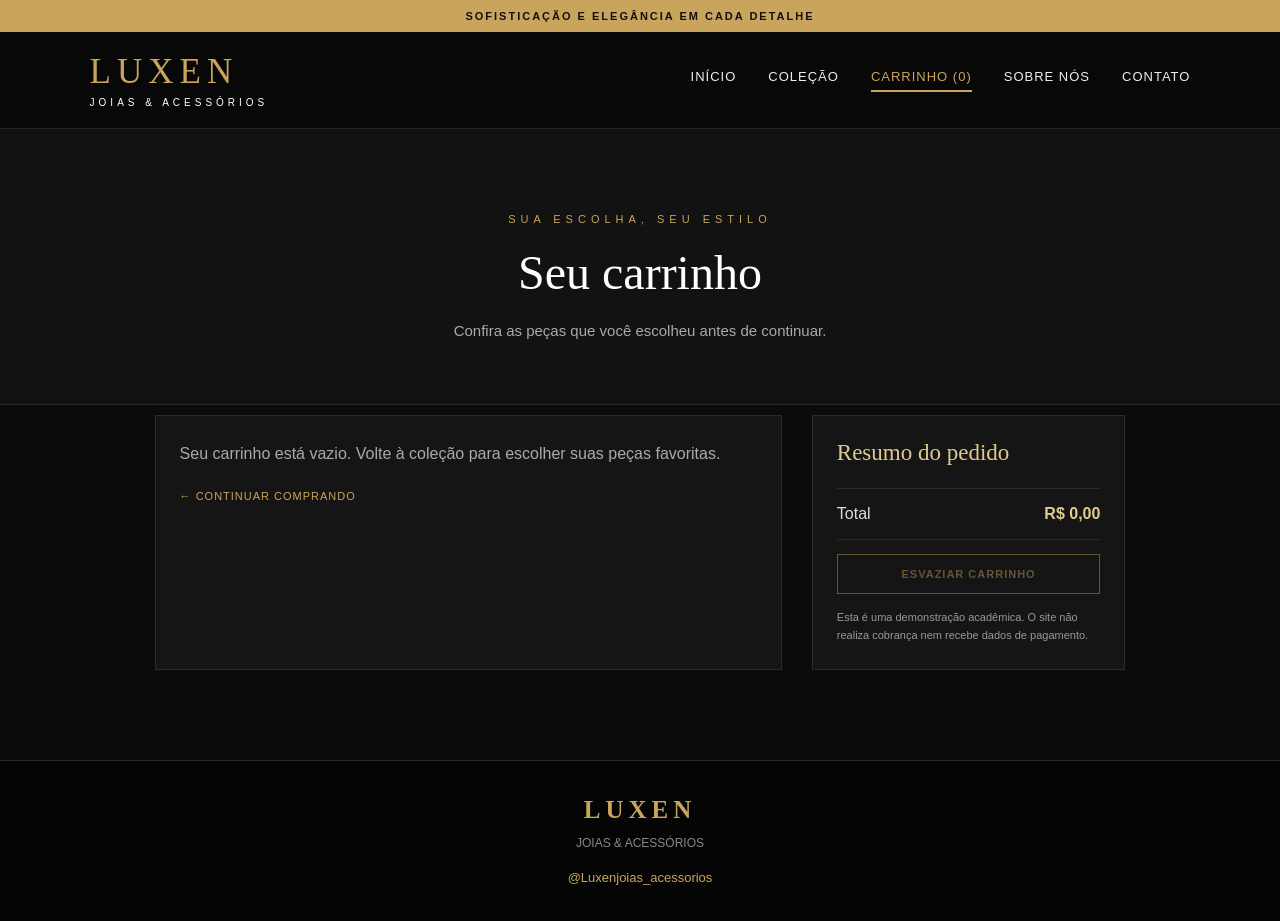
<file: carrinho.html>
<!DOCTYPE html>
<html lang="pt-br">
<head>
    <meta charset="UTF-8">
    <meta name="viewport" content="width=device-width, initial-scale=1.0">
    <title>Carrinho | Luxen</title>
    <link rel="stylesheet" href="luxen.css">
    <link rel="stylesheet" href="paginas.css">
    <link rel="stylesheet" href="carrinho.css">
</head>
<body>
    <div class="topo">SOFISTICAÇÃO E ELEGÂNCIA EM CADA DETALHE</div>
    <header>
        <a class="logo" href="index.html">LUXEN<span>JOIAS & ACESSÓRIOS</span></a>
        <nav>
            <a href="index.html">INÍCIO</a>
            <a href="colecao.html">COLEÇÃO</a>
            <a href="carrinho.html" aria-current="page">CARRINHO <span id="contagemCarrinho" aria-live="polite">(0)</span></a>
            <a href="sobre.html">SOBRE NÓS</a>
            <a href="contato.html">CONTATO</a>
        </nav>
    </header>

    <main>
        <section class="cabecalho-pagina">
            <small>SUA ESCOLHA, SEU ESTILO</small>
            <h1>Seu carrinho</h1>
            <p>Confira as peças que você escolheu antes de continuar.</p>
        </section>
        <section class="carrinho-pagina">
            <div class="carrinho-lista">
                <div id="itensCarrinho" aria-live="polite"></div>
                <a class="continuar-comprando" href="colecao.html">← CONTINUAR COMPRANDO</a>
            </div>
            <aside class="resumo-compra">
                <h2>Resumo do pedido</h2>
                <p class="linha-total"><span>Total</span><strong id="totalCarrinho">R$ 0,00</strong></p>
                <button id="limparCarrinho" class="limpar-carrinho" type="button" disabled>ESVAZIAR CARRINHO</button>
                <p class="aviso-carrinho">Esta é uma demonstração acadêmica. O site não realiza cobrança nem recebe dados de pagamento.</p>
            </aside>
        </section>
    </main>

    <footer>
        <h2>LUXEN</h2>
        <p>JOIAS & ACESSÓRIOS</p>
        <div class="redes"><a href="https://instagram.com/" target="_blank" rel="noopener noreferrer">@Luxenjoias_acessorios</a></div>
    </footer>
    <script src="menu.js"></script>
    <script src="carrinho.js"></script>
</body>
</html>
</file>
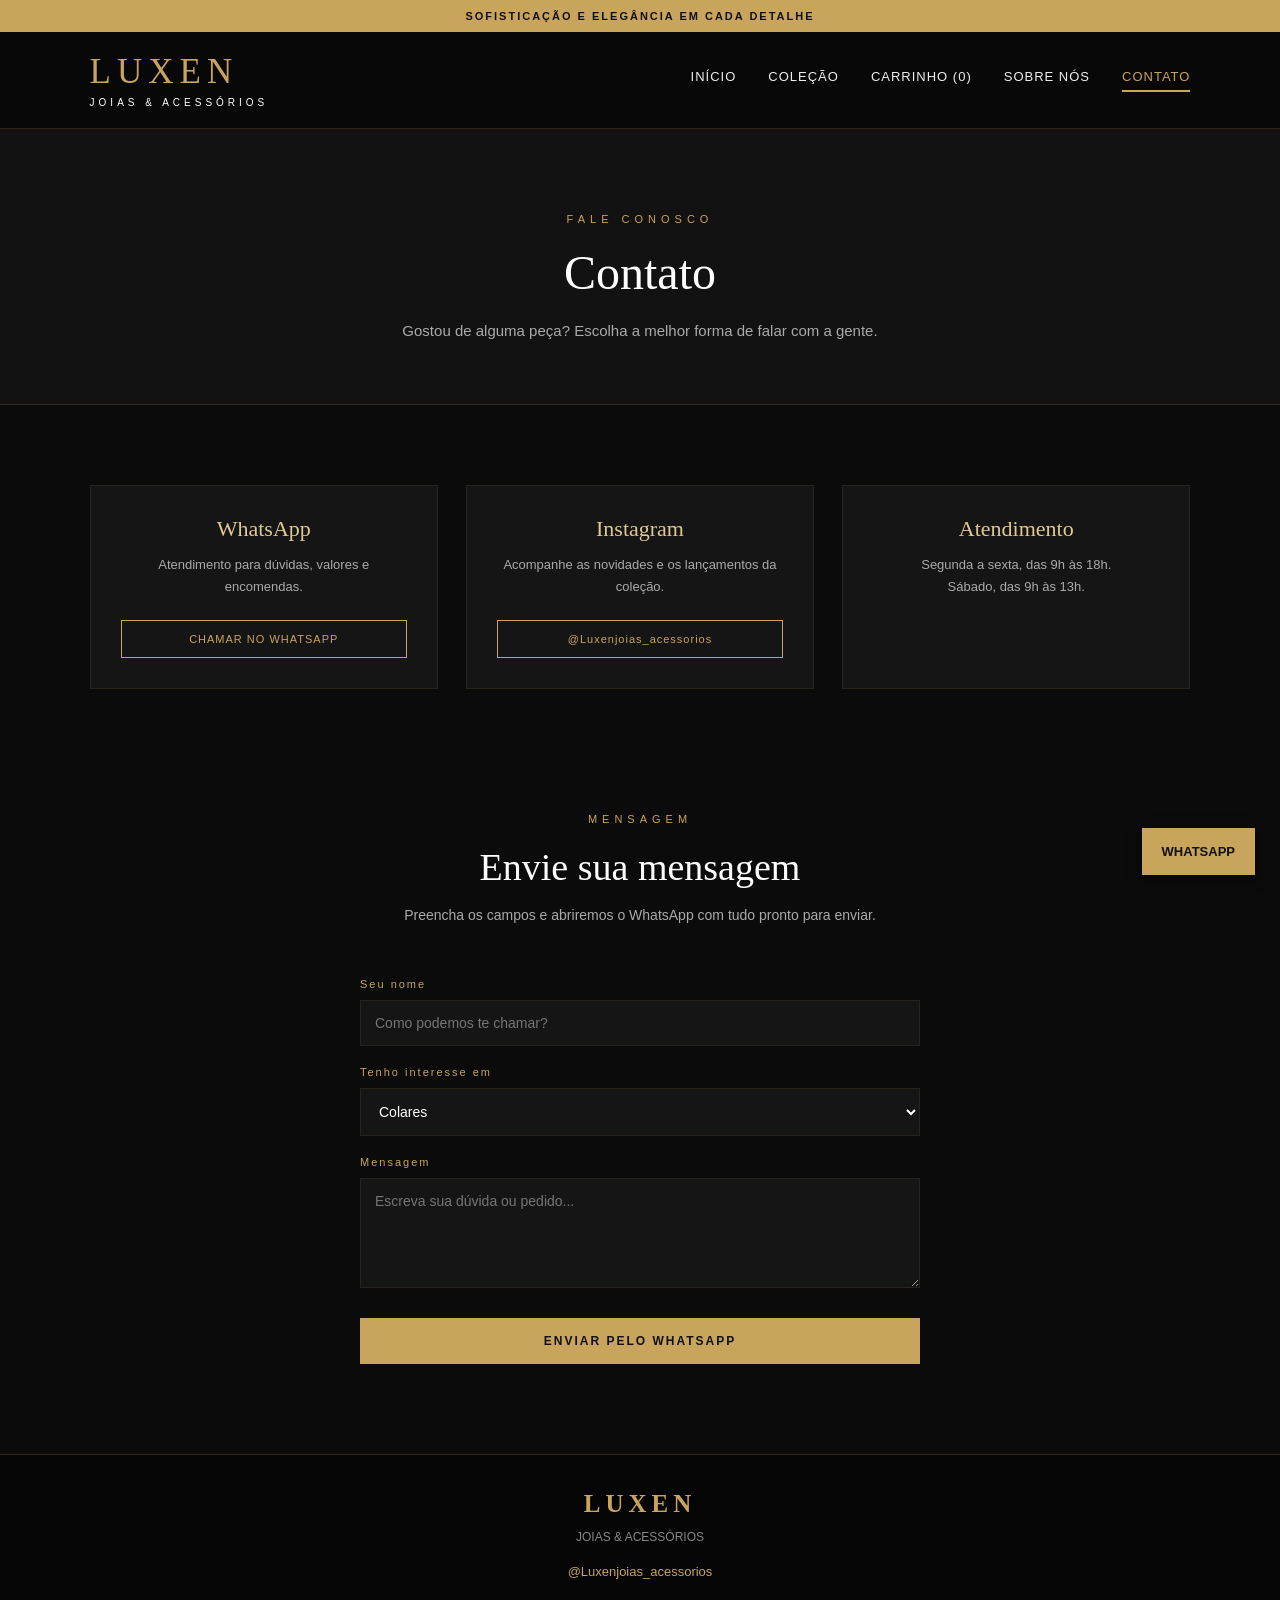
<file: contato.html>
<!DOCTYPE html>
<html lang="pt-br">
<head>
    <meta charset="UTF-8">
    <meta name="viewport" content="width=device-width, initial-scale=1.0">
    <title>Contato | Luxen</title>
    <link rel="stylesheet" href="luxen.css">
    <link rel="stylesheet" href="paginas.css">
</head>
<body>
    <div class="topo">SOFISTICAÇÃO E ELEGÂNCIA EM CADA DETALHE</div>
    <header>
        <a class="logo" href="index.html">LUXEN<span>JOIAS & ACESSÓRIOS</span></a>
        <nav>
            <a href="index.html">INÍCIO</a>
            <a href="colecao.html">COLEÇÃO</a>
            <a href="carrinho.html">CARRINHO <span id="contagemCarrinho" aria-live="polite">(0)</span></a>
            <a href="sobre.html">SOBRE NÓS</a>
            <a href="contato.html" aria-current="page">CONTATO</a>
        </nav>
    </header>
    <main>
        <section class="cabecalho-pagina">
            <small>FALE CONOSCO</small>
            <h1>Contato</h1>
            <p>Gostou de alguma peça? Escolha a melhor forma de falar com a gente.</p>
        </section>
        <section class="contato-grade">
            <div class="contato-card">
                <h3>WhatsApp</h3>
                <p>Atendimento para dúvidas, valores e encomendas.</p>
                <a class="consultar" href="https://wa.me/5581999999999" target="_blank" rel="noopener noreferrer">CHAMAR NO WHATSAPP</a>
            </div>
            <div class="contato-card">
                <h3>Instagram</h3>
                <p>Acompanhe as novidades e os lançamentos da coleção.</p>
                <a class="consultar" href="https://instagram.com/" target="_blank" rel="noopener noreferrer">@Luxenjoias_acessorios</a>
            </div>
            <div class="contato-card">
                <h3>Atendimento</h3>
                <p>Segunda a sexta, das 9h às 18h.<br>Sábado, das 9h às 13h.</p>
            </div>
        </section>
        <section class="contato-form-area">
            <div class="titulo-secao">
                <small>MENSAGEM</small>
                <h2>Envie sua mensagem</h2>
                <p>Preencha os campos e abriremos o WhatsApp com tudo pronto para enviar.</p>
            </div>
            <form id="formContato" class="formulario">
                <label for="nome">Seu nome</label>
                <input type="text" id="nome" required placeholder="Como podemos te chamar?">
                <label for="interesse">Tenho interesse em</label>
                <select id="interesse">
                    <option>Colares</option><option>Anéis</option><option>Pulseiras</option>
                    <option>Cintos</option><option>Tiaras</option><option>Braceletes</option>
                    <option>Brincos</option><option>Presilhas</option><option>Lenços</option>
                    <option>Echarpes</option><option>Outro assunto</option>
                </select>
                <label for="mensagem">Mensagem</label>
                <textarea id="mensagem" rows="5" placeholder="Escreva sua dúvida ou pedido..."></textarea>
                <button type="submit" class="botao">ENVIAR PELO WHATSAPP</button>
            </form>
        </section>
    </main>
    <footer>
        <h2>LUXEN</h2>
        <p>JOIAS & ACESSÓRIOS</p>
        <div class="redes"><a href="https://instagram.com/" target="_blank" rel="noopener noreferrer">@Luxenjoias_acessorios</a></div>
    </footer>
    <a class="whatsapp" href="https://wa.me/5581999999999" target="_blank" rel="noopener noreferrer">WHATSAPP</a>
    <script src="menu.js"></script>
    <script src="carrinho.js"></script>
</body>
</html>
</file>
<file: luxen.css>
* { /*seletor universal*/
    margin: 0;
    padding: 0;
    box-sizing: border-box;}
body { /*corpo do site*/
    background: #0b0b0b;
    color: #ffffff;
    font-family: Arial, sans-serif;}
:root { /*variaveis do css*/
    --preto: #010101;
    --preto-claro: #151515;
    --dourado: #c9a45c;
    --dourado-claro: #e2c98f;
    --branco: #ffffff;
    --cinza: #aaaaaa;}
html {scroll-behavior: smooth;}
.topo { /* Barra de Cima */
    background: var(--dourado);
    color: #111;
    text-align: center;
    padding: 10px;
    font-size: 11px;
    letter-spacing: 2px;
    font-weight: bold;}
/* CABEÇALHO */
header {
    background: #080808;
    min-height: 90px;
    padding: 20px 7%;
    display: flex;
    justify-content: space-between;
    align-items: center;
    border-bottom: 1px solid #29231a;}
.logo {
    color: var(--dourado);
    font-family: Georgia, serif;
    font-size: 35px;
    letter-spacing: 6px;}
.logo span {
    display: block;
    color: #ffffff;
    font-family: Arial, sans-serif;
    font-size: 10px;
    letter-spacing: 4px;
    text-align: center;
    margin-top: 5px;}
nav {
    display: flex;
    gap: 32px;}
nav a {
    text-decoration: none;
    color: #eeeeee;
    font-size: 13px;
    letter-spacing: 1px;
    transition: 0.3s;}
nav a:hover {
    color: var(--dourado);}
/* Banner principal */
.banner {
    min-height: 540px;
    background:
        linear-gradient( 90deg,
            rgba(0,0,0,0.95),
            rgba(0,0,0,0.72),
            rgba(0,0,0,0.15)),
    url("https://images.unsplash.com/photo-1611652022419-a9419f74343d?auto=format&fit=crop&w=1800&q=85");
    background-size: cover;
    background-position: center;
    display: flex;
    align-items: center;
    padding: 70px 10%;}
.banner-conteudo { max-width: 560px;}
.banner small {
    color: var(--dourado);
    letter-spacing: 5px;
    font-size: 12px;}
.banner h1 {
    font-family: Georgia, serif;
    font-size: 58px;
    font-weight: normal;
    line-height: 1.15;
    margin: 25px 0;}
.banner h1 span {
    color: var(--dourado);
    font-style: italic;}
.banner p {
    color: #d0d0d0;
    font-size: 16px;
    line-height: 1.8;
    margin-bottom: 35px;}
.botao {
    display: inline-block;
    background: var(--dourado);
    color: #111;
    padding: 16px 32px;
    text-decoration: none;
    font-size: 12px;
    font-weight: bold;
    letter-spacing: 2px;
    transition: 0.3s;}
.botao:hover {
    background: var(--dourado-claro);
    transform: translateY(-3px);}
.beneficios {
    display: grid;
    grid-template-columns: repeat(3, 1fr);
    padding: 30px 7%;
    background: #121212;
    border-bottom: 1px solid #30291d;}
.beneficio {
    text-align: center;
    padding: 12px;
    border-right: 1px solid #3a3020;}
.beneficio:last-child {border: none;}
.beneficio h3 {
    color: var(--dourado);
    font-family: Georgia, serif;
    font-size: 18px;
    margin-bottom: 8px;}
.beneficio p {
    color: var(--cinza);
    font-size: 12px;}
.titulo-secao {
    text-align: center;
    padding: 80px 20px 45px;}
.titulo-secao small {
    color: var(--dourado);
    letter-spacing: 5px;
    font-size: 11px;}
.titulo-secao h2 {
    font-family: Georgia, serif;
    font-size: 38px;
    font-weight: normal;
    margin: 18px 0;}
.titulo-secao p {
    color: var(--cinza);
    font-size: 14px;}
.colecao { /* "nossa coleção"*/
    padding: 0 7% 90px;}
.grade-produtos {
    display: grid;
    grid-template-columns: repeat(4, 1fr);
    gap: 28px;}
.produto {
    background: #151515;
    border: 1px solid #29251e;
    overflow: hidden;
    transition: 0.3s;}
.produto:hover {
    transform: translateY(-6px);
    border-color: var(--dourado);}
.produto img {
    width: 100%;
    height: 235px;
    object-fit: cover;
    display: block;
    transition: 0.5s;}
.produto:hover img {transform: scale(1.04);}
.produto-info {padding: 20px;}
.produto:hover .linha-dourada {width: 100%;}
.produto h3 {
    font-family: Georgia, serif;
    color: var(--dourado-claro);
    font-size: 22px;
    font-weight: normal;
    margin-bottom: 10px;}
.produto p {
    color: #aaa;
    font-size: 12px;
    line-height: 1.6;
    min-height: 38px;}
.preco {
    display: block;
    color: #ffffff;
    font-size: 17px;
    margin: 17px 0;}
.consultar {
    display: block;
    text-align: center;
    text-decoration: none;
    border: 1px solid var(--dourado);
    color: var(--dourado);
    padding: 12px;
    font-size: 11px;
    letter-spacing: 1px;
    transition: 0.3s;}
.consultar:hover {
    background: var(--dourado);
    color: #111;}
/* Sobre a loja luxen*/
.sobre {
    background: #141414;
    padding: 85px 10%;
    display: grid;
    grid-template-columns: 1fr 1fr;
    align-items: center;
    gap: 60px;}
.sobre img {
    width: 100%;
    height: 400px;
    object-fit: cover;}
.sobre small {
    color: var(--dourado);
    letter-spacing: 4px;
    font-size: 11px;}
.sobre h2 {
    font-family: Georgia, serif;
    font-size: 40px;
    font-weight: normal;
    margin: 20px 0;
    line-height: 1.2;}
.sobre h2 span {
    color: var(--dourado);
    font-style: italic;}
.sobre p {
    color: #aaa;
    font-size: 14px;
    line-height: 1.9;
    margin-bottom: 25px;}
/* entrar em contato pelo zap */
.chamada {
    text-align: center;
    padding: 85px 20px;
    background: #0b0b0b;}
.chamada h2 {
    font-family: Georgia, serif;
    font-size: 36px;
    font-weight: normal;
    margin-bottom: 18px;}
.chamada h2 span {
    color: var(--dourado);}
.chamada p {
    color: var(--cinza);
    margin-bottom: 30px;
    line-height: 1.7;}
/* Rodapé do site */
footer {
    background: #050505;
    border-top: 1px solid #30291d;
    padding: 35px 7%;
    text-align: center;}
footer h2 {
    color: var(--dourado);
    font-family: Georgia, serif;
    letter-spacing: 5px;
    font-size: 25px;}
footer p {
    color: #888;
    font-size: 12px;
    margin-top: 12px;}
.redes {margin-top: 18px;}
.redes a {
    color: var(--dourado);
    text-decoration: none;
    font-size: 13px;}
/* zap de alguem */
.whatsapp {
    position: fixed;
    right: 25px;
    bottom: 25px;
    background: #c9a45c;
    color: #111;
    padding: 16px 20px;
    text-decoration: none;
    font-weight: bold;
    font-size: 13px;
    z-index: 100;
    box-shadow: 0 4px 15px #00000070;}
.whatsapp:hover {background: #e2c98f;}
/* Responsividade do site (adaptação para diferentes tamanhos) */
@media (max-width: 1000px) { /*notebooks e tablets*/
    .grade-produtos {
        grid-template-columns: repeat(3, 1fr);}}
@media (max-width: 750px) {  /*tablets menores e celulares*/
    header {
        flex-direction: column;
        gap: 25px; }
    nav {
        gap: 15px;
        flex-wrap: wrap;
        justify-content: center;}
    .banner {
        min-height: 480px;
        padding: 50px 7%;}
    .banner h1 {
        font-size: 42px;}
    .grade-produtos {
        grid-template-columns: repeat(2, 1fr);
        gap: 15px;}
    .produto img {
        height: 180px;}
    .sobre {
        grid-template-columns: 1fr;
        gap: 30px;}
    .sobre img {
        height: 300px;}}
@media (max-width: 450px) { /*principalmente pra ceclulares*/
    .grade-produtos {
        grid-template-columns: 1fr;}
    .produto img {
        height: 250px;}
    .beneficios {
        grid-template-columns: 1fr;}
    .beneficio {
        border-right: none;
        border-bottom: 1px solid #3a3020;}
    .banner h1 {
        font-size: 35px;}
    .titulo-secao h2 {
        font-size: 30px;}
    .sobre h2 {
        font-size: 33px;}}
</file>
<file: paginas.css>
/* Estilos extras das páginas auxiliares - carregar depois do luxen.css */
header {position: sticky; top: 0; z-index: 200; transition: box-shadow 0.3s;}
header.rolagem {box-shadow: 0 4px 18px rgba(0,0,0,0.6);}
a.logo {text-decoration: none; display: block;}
nav a {padding-bottom: 6px; border-bottom: 2px solid transparent;}
nav a.ativo {color: var(--dourado); border-bottom-color: var(--dourado);}

/* Botão hambúrguer (criado pelo menu.js) */
.menu-toggle {display: none; flex-direction: column; gap: 5px; background: none;
    border: 1px solid var(--dourado); padding: 10px; cursor: pointer;}
.menu-toggle span {display: block; width: 22px; height: 2px; background: var(--dourado); transition: 0.3s;}
.menu-toggle.ativo span:nth-child(1) {transform: translateY(7px) rotate(45deg);}
.menu-toggle.ativo span:nth-child(2) {opacity: 0;}
.menu-toggle.ativo span:nth-child(3) {transform: translateY(-7px) rotate(-45deg);}
.menu-toggle:focus-visible, nav a:focus-visible, .botao:focus-visible {outline: 2px solid var(--dourado-claro); outline-offset: 3px;}

/* Cabeçalho das páginas internas */
.cabecalho-pagina {text-align: center; padding: 80px 20px 60px; background: #121212; border-bottom: 1px solid #30291d;}
.cabecalho-pagina small {color: var(--dourado); letter-spacing: 5px; font-size: 11px;}
.cabecalho-pagina h1 {font-family: Georgia, serif; font-size: 48px; font-weight: normal; margin: 18px 0;}
.cabecalho-pagina p {color: var(--cinza); font-size: 15px; max-width: 520px; margin: 0 auto; line-height: 1.7;}
.colecao {padding-top: 30px;}

/* Contato */
.contato-grade {display: grid; grid-template-columns: repeat(3, 1fr); gap: 28px; padding: 80px 7% 40px;}
.contato-card {background: var(--preto-claro); border: 1px solid #29251e; padding: 30px; text-align: center; transition: 0.3s;}
.contato-card:hover {border-color: var(--dourado);}
.contato-card h3 {font-family: Georgia, serif; color: var(--dourado-claro); font-size: 22px; font-weight: normal; margin-bottom: 12px;}
.contato-card p {color: #aaa; font-size: 13px; line-height: 1.7; margin-bottom: 22px;}
.contato-form-area {padding-bottom: 90px;}
.formulario {max-width: 600px; margin: 0 auto; padding: 0 20px; display: flex; flex-direction: column; gap: 10px;}
.formulario label {color: var(--dourado); font-size: 11px; letter-spacing: 2px; margin-top: 10px;}
.formulario input, .formulario select, .formulario textarea {background: var(--preto-claro); border: 1px solid #29251e;
    color: #fff; padding: 14px; font-size: 14px; font-family: Arial, sans-serif; outline: none; transition: 0.3s;}
.formulario input:focus, .formulario select:focus, .formulario textarea:focus {border-color: var(--dourado);}
.formulario .botao {margin-top: 20px; border: none; cursor: pointer;}

@media (max-width: 1000px) {.contato-grade {grid-template-columns: 1fr;}}
@media (max-width: 750px) {
    header {flex-direction: row; flex-wrap: wrap; gap: 0; min-height: auto; padding: 15px 7%; justify-content: space-between;}
    .menu-toggle {display: flex;}
    nav {display: none; width: 100%; flex-direction: column; gap: 0; margin-top: 15px;}
    nav.aberto {display: flex;}
    nav a {padding: 14px 0; text-align: center; border-top: 1px solid #29231a; border-bottom: none;}
    nav a.ativo {background: #151515;}
    .cabecalho-pagina h1 {font-size: 36px;}
}
@media (prefers-reduced-motion: reduce) {* {transition: none !important; scroll-behavior: auto !important;}}

/* Início e coleção */
.ver-tudo {text-align: center; margin-top: 45px;}
.busca {max-width: 650px; margin: 0 auto 45px; padding: 0 15px; text-align: center;}
.busca input {width: 100%; padding: 15px 22px; background: var(--preto-claro); border: 1px solid var(--dourado);
    border-radius: 30px; color: #fff; font-size: 15px; outline: none;}
.busca input:focus {border-color: var(--dourado-claro);}
.filtros {display: flex; flex-wrap: wrap; justify-content: center; gap: 10px; margin-top: 20px;}
.filtros button {padding: 9px 16px; background: transparent; border: 1px solid var(--dourado); color: var(--dourado);
    border-radius: 20px; font-size: 12px; cursor: pointer; transition: 0.3s;}
.filtros button:hover, .filtros button.ativo {background: var(--dourado); color: #111;}
.sem-resultado {color: var(--cinza); margin-top: 22px; font-size: 14px;}
</file>
<file: carrinho.css>
/* Carrinho de compras - identidade visual Luxen */
.carrinho-pagina {
    display: grid;
    grid-template-columns: minmax(0, 1.6fr) minmax(260px, 0.8fr);
    gap: 30px;
    max-width: 1150px;
    margin: 0 auto;
    padding: 10px 7% 90px;
}
.carrinho-lista, .resumo-compra {
    border: 1px solid #30291d;
    background: #151515;
    padding: 24px;
}
.carrinho-vazio {
    color: var(--cinza);
    line-height: 1.8;
}
.item-carrinho {
    display: grid;
    grid-template-columns: 82px minmax(0, 1fr) auto;
    gap: 16px;
    align-items: center;
    padding: 16px 0;
    border-bottom: 1px solid #30291d;
}
.item-carrinho:first-child { padding-top: 0; }
.item-carrinho:last-child { border-bottom: 0; }
.item-carrinho img {
    width: 82px;
    height: 82px;
    object-fit: cover;
    background: #222;
}
.detalhes-carrinho h3 {
    color: var(--dourado-claro);
    font-family: Georgia, serif;
    font-size: 19px;
    font-weight: normal;
    margin-bottom: 7px;
}
.detalhes-carrinho p {
    color: #aaa;
    font-size: 12px;
    margin-bottom: 10px;
}
.controles-quantidade {
    display: flex;
    align-items: center;
    gap: 12px;
}
.controles-quantidade button {
    width: 30px;
    height: 30px;
    border: 1px solid var(--dourado);
    background: transparent;
    color: var(--dourado);
    font-size: 18px;
    cursor: pointer;
}
.controles-quantidade button:hover {
    background: var(--dourado);
    color: #111;
}
.subtotal-item {
    color: #fff;
    white-space: nowrap;
    font-size: 14px;
}
.resumo-compra h2 {
    color: var(--dourado-claro);
    font-family: Georgia, serif;
    font-size: 23px;
    font-weight: normal;
    margin-bottom: 22px;
}
.linha-total {
    display: flex;
    justify-content: space-between;
    gap: 15px;
    padding: 16px 0;
    border-top: 1px solid #30291d;
    border-bottom: 1px solid #30291d;
    color: #ddd;
}
.linha-total strong { color: var(--dourado-claro); }
.continuar-comprando {
    display: inline-block;
    margin-top: 22px;
    color: var(--dourado);
    font-size: 11px;
    letter-spacing: 1px;
    text-decoration: none;
}
.limpar-carrinho, .adicionar-carrinho {
    width: 100%;
    margin-top: 14px;
    padding: 13px 12px;
    border: 1px solid var(--dourado);
    background: transparent;
    color: var(--dourado);
    font-size: 11px;
    font-weight: bold;
    letter-spacing: 1px;
    cursor: pointer;
    transition: .3s;
}
.adicionar-carrinho { margin: 0 0 10px; }
.limpar-carrinho:hover:not(:disabled), .adicionar-carrinho:hover {
    background: var(--dourado);
    color: #111;
}
.limpar-carrinho:disabled { opacity: .45; cursor: not-allowed; }
.aviso-carrinho {
    margin-top: 14px;
    color: #999;
    font-size: 11px;
    line-height: 1.7;
}
@media (max-width: 750px) {
    .carrinho-pagina { grid-template-columns: 1fr; }
}
@media (max-width: 450px) {
    .item-carrinho { grid-template-columns: 60px minmax(0, 1fr); }
    .item-carrinho img { width: 60px; height: 60px; }
    .subtotal-item { grid-column: 2; }
    .carrinho-lista, .resumo-compra { padding: 17px; }
}
</file>
